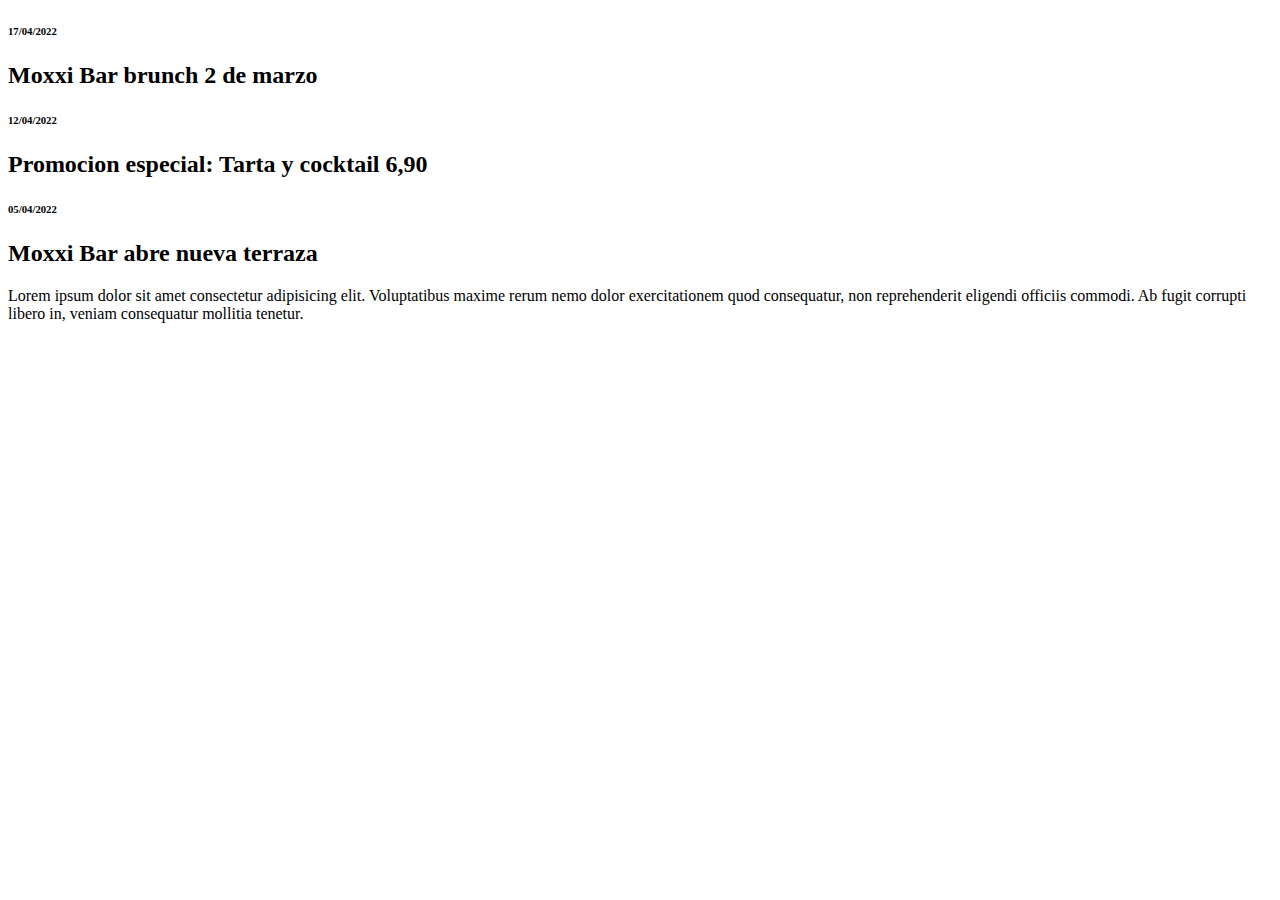
<file: blog.html>
<!DOCTYPE html>
<html lang="en">
    <head>
        <meta charset="UTF-8">
        <meta name="viewport" content="width=device-width, initial-scale=1.0">
        <title>Moxxi Bar || Blog</title>
    </head>
    <body>
        <article>
            <section>
                <h6>17/04/2022</h6>
                <h2>Moxxi Bar brunch 2 de marzo</h2>
            </section>
            <section>
                <!--botones de like-->
            </section>
        </article>
        <article>
            <section>
                <h6>12/04/2022</h6>
                <h2>Promocion especial: Tarta y cocktail 6,90</h2>
            </section>
            <section>
                <!--botones de like-->
            </section>
        </article>
        <article>
            <section>
                <h6>05/04/2022</h6>
                <h2>Moxxi Bar abre nueva terraza</h2>
                <p>Lorem ipsum dolor sit amet consectetur adipisicing elit. Voluptatibus maxime rerum nemo dolor exercitationem quod consequatur, non reprehenderit eligendi officiis commodi. Ab fugit corrupti libero in, veniam consequatur mollitia tenetur.</p>
            </section>
            <section>
                <!--botones de like-->
            </section>
        </article>
        <!--Falta el boton ver todas las entradas-->
    </body>
</html>
</file>
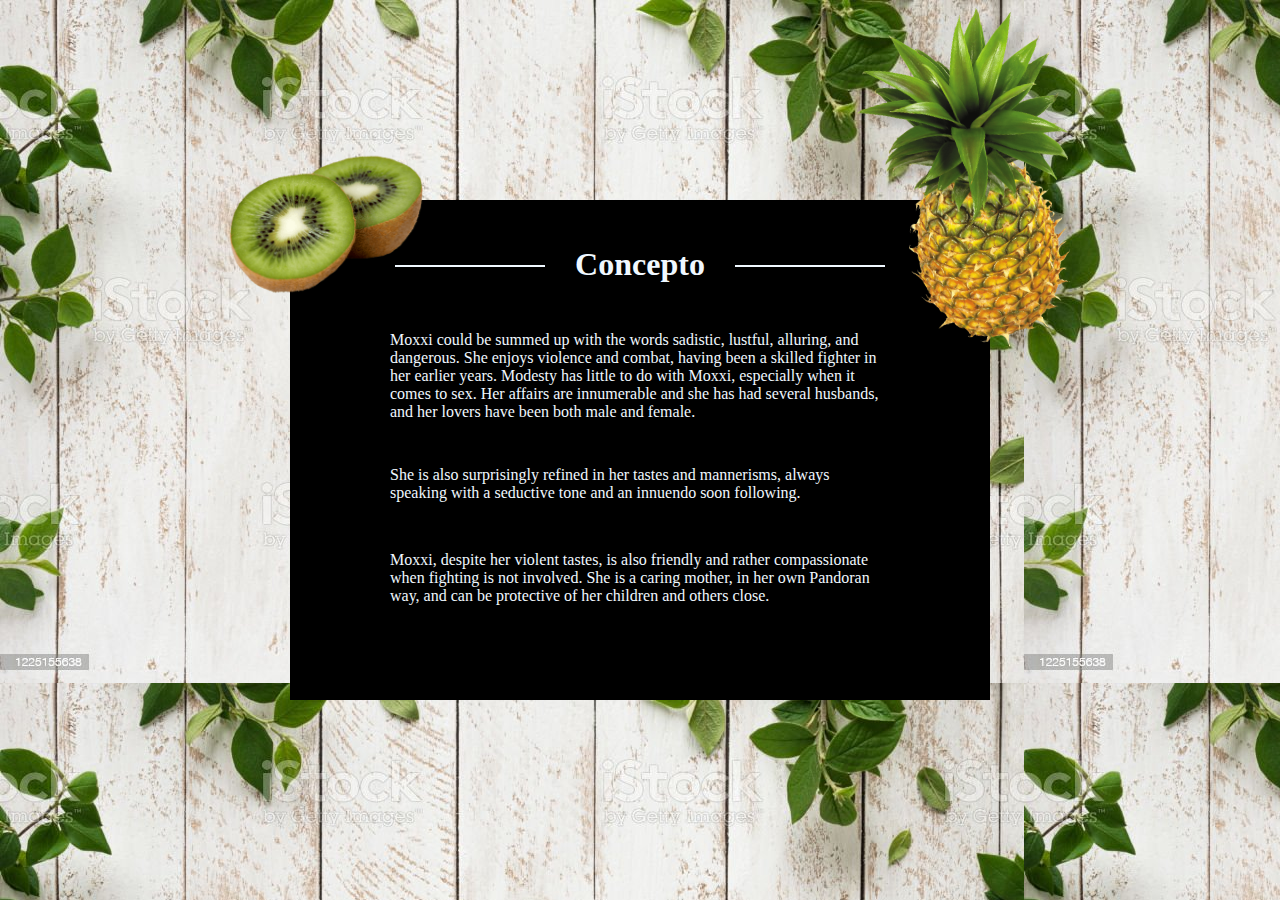
<file: concepto.html>
<!DOCTYPE html>
<html lang="en">
    <head>
        <meta charset="UTF-8">
        <meta name="viewport" content="width=device-width, initial-scale=1.0">
        <link rel="stylesheet" href="./styles/concepto.css" type="text/css"/>
        <title>Moxxi Bar || Concepto</title>
    </head>
    <body>
        <div class="container">
            <img src="./Imgbar/foto-kiwi.png" alt="Kiwi de decoracion" class="kiwi-decoration"/>
            <img src="./Imgbar/transparent-pineapple.png" alt="Piña de decoracion" class="pineapple-decoration"/>
            <div class="decorative-line line-inic"></div>
            <h1>Concepto</h1>
            <p class="first-paragraph">Moxxi could be summed up with the words sadistic, lustful, alluring, and dangerous. She enjoys violence and combat, having been a skilled fighter in her earlier years. Modesty has little to do with Moxxi, especially when it comes to sex. Her affairs are innumerable and she has had several husbands, and her lovers have been both male and female.</p>
            <p class="second-paragraph">She is also surprisingly refined in her tastes and mannerisms, always speaking with a seductive tone and an innuendo soon following.</p>
            <p class="third-paragraph">Moxxi, despite her violent tastes, is also friendly and rather compassionate when fighting is not involved. She is a caring mother, in her own Pandoran way, and can be protective of her children and others close.</p>
            <div class="decorative-line line-end"></div>
        </div>
    </body>
</html>
</file>
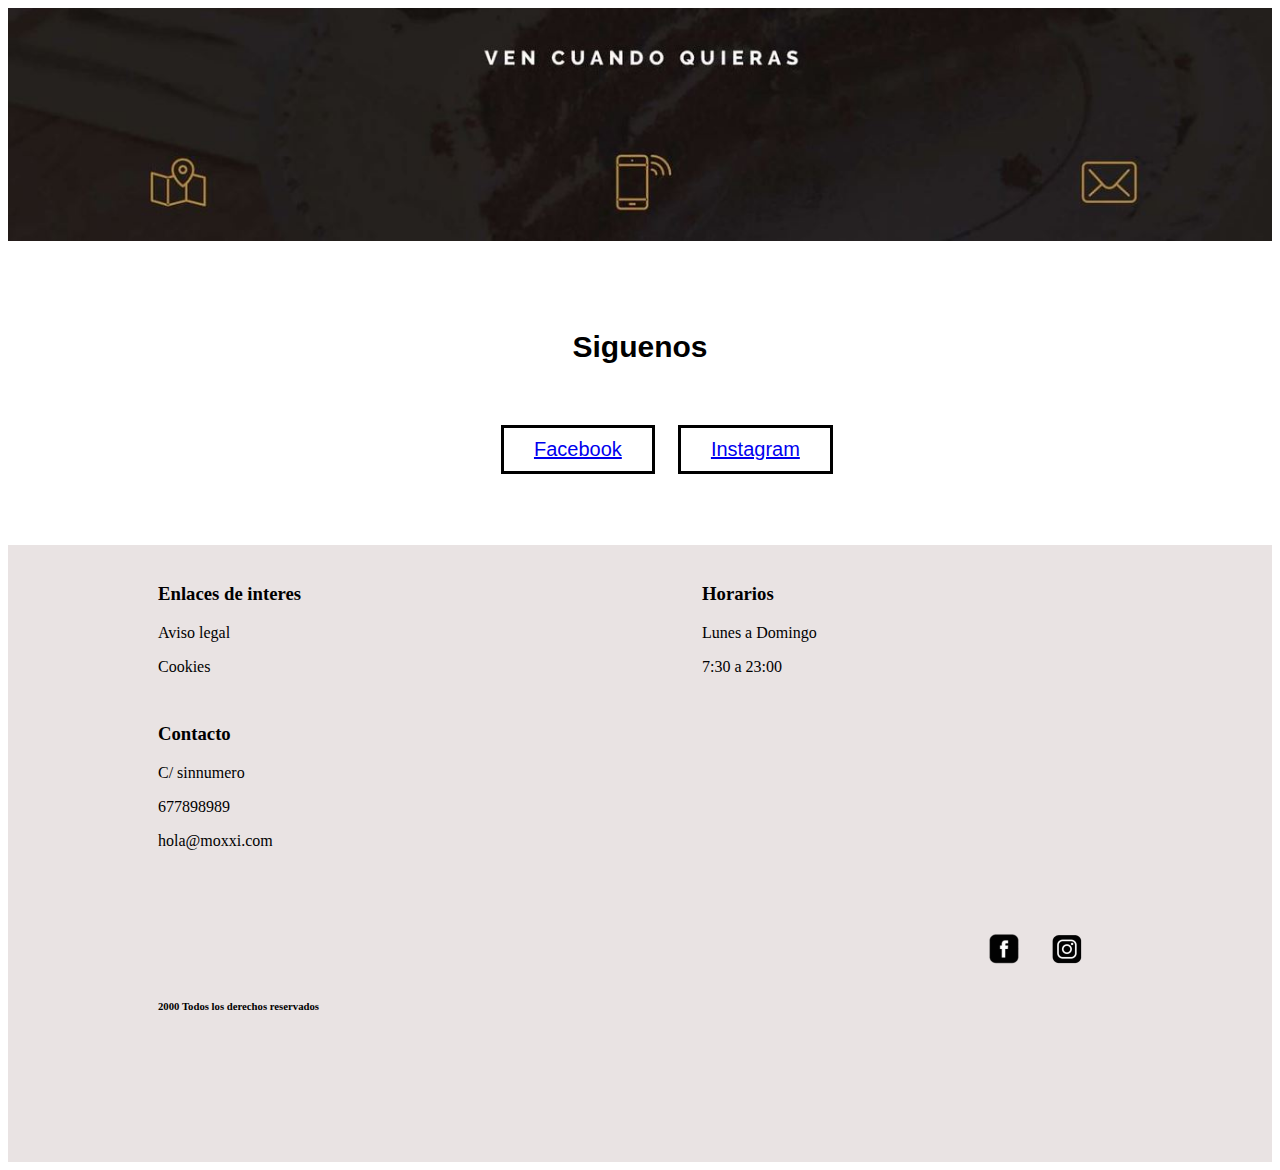
<file: contacto.html>
<!DOCTYPE html>
<html lang="en">
    <head>
        <meta charset="UTF-8">
        <meta name="viewport" content="width=device-width, initial-scale=1.0">
        <link rel="stylesheet" href="./styles/contacto.css" type="text/css">
        <title>Moxxi Bar || Contacto</title>
    </head>
    <body>
        <img src="./Imgbar/foto-footer.JPG" alt="datos contacto" class="img-background"/>
        <div class="rrss-format">
            <h2>Siguenos</h2>
            <a href="https://facebook.com" class="link-facebook">Facebook</a>
            <a href="https://instagram.com" class="link-instagram">Instagram</a>
        </div>
        <div class="disclaimer-format">
            <section>
                <h3>Enlaces de interes</h3>
                <p>Aviso legal</p>
                <p>Cookies</p>
            </section>
            <section>
                <h3>Horarios</h3>
                <p>Lunes a Domingo</p>
                <p>7:30 a 23:00</p>
            </section>
            <section>
                <h3>Contacto</h3>
                <p>C/ sinnumero</p>
                <p>677898989</p>
                <p>hola@moxxi.com</p>
            </section>
            <div>
                <h6>2000 Todos los derechos reservados</h6>     
                <img src="./Imgbar/icono-fb-small.png" alt="Logo de facebook" class="icons-rrss icon-fb"/>
                <img src="./Imgbar/icono-insta-small.png" alt="Logo de instagram" class="icons-rrss icon-insta"/>
            </div>
        </div>  
    </body>
</html>
</file>
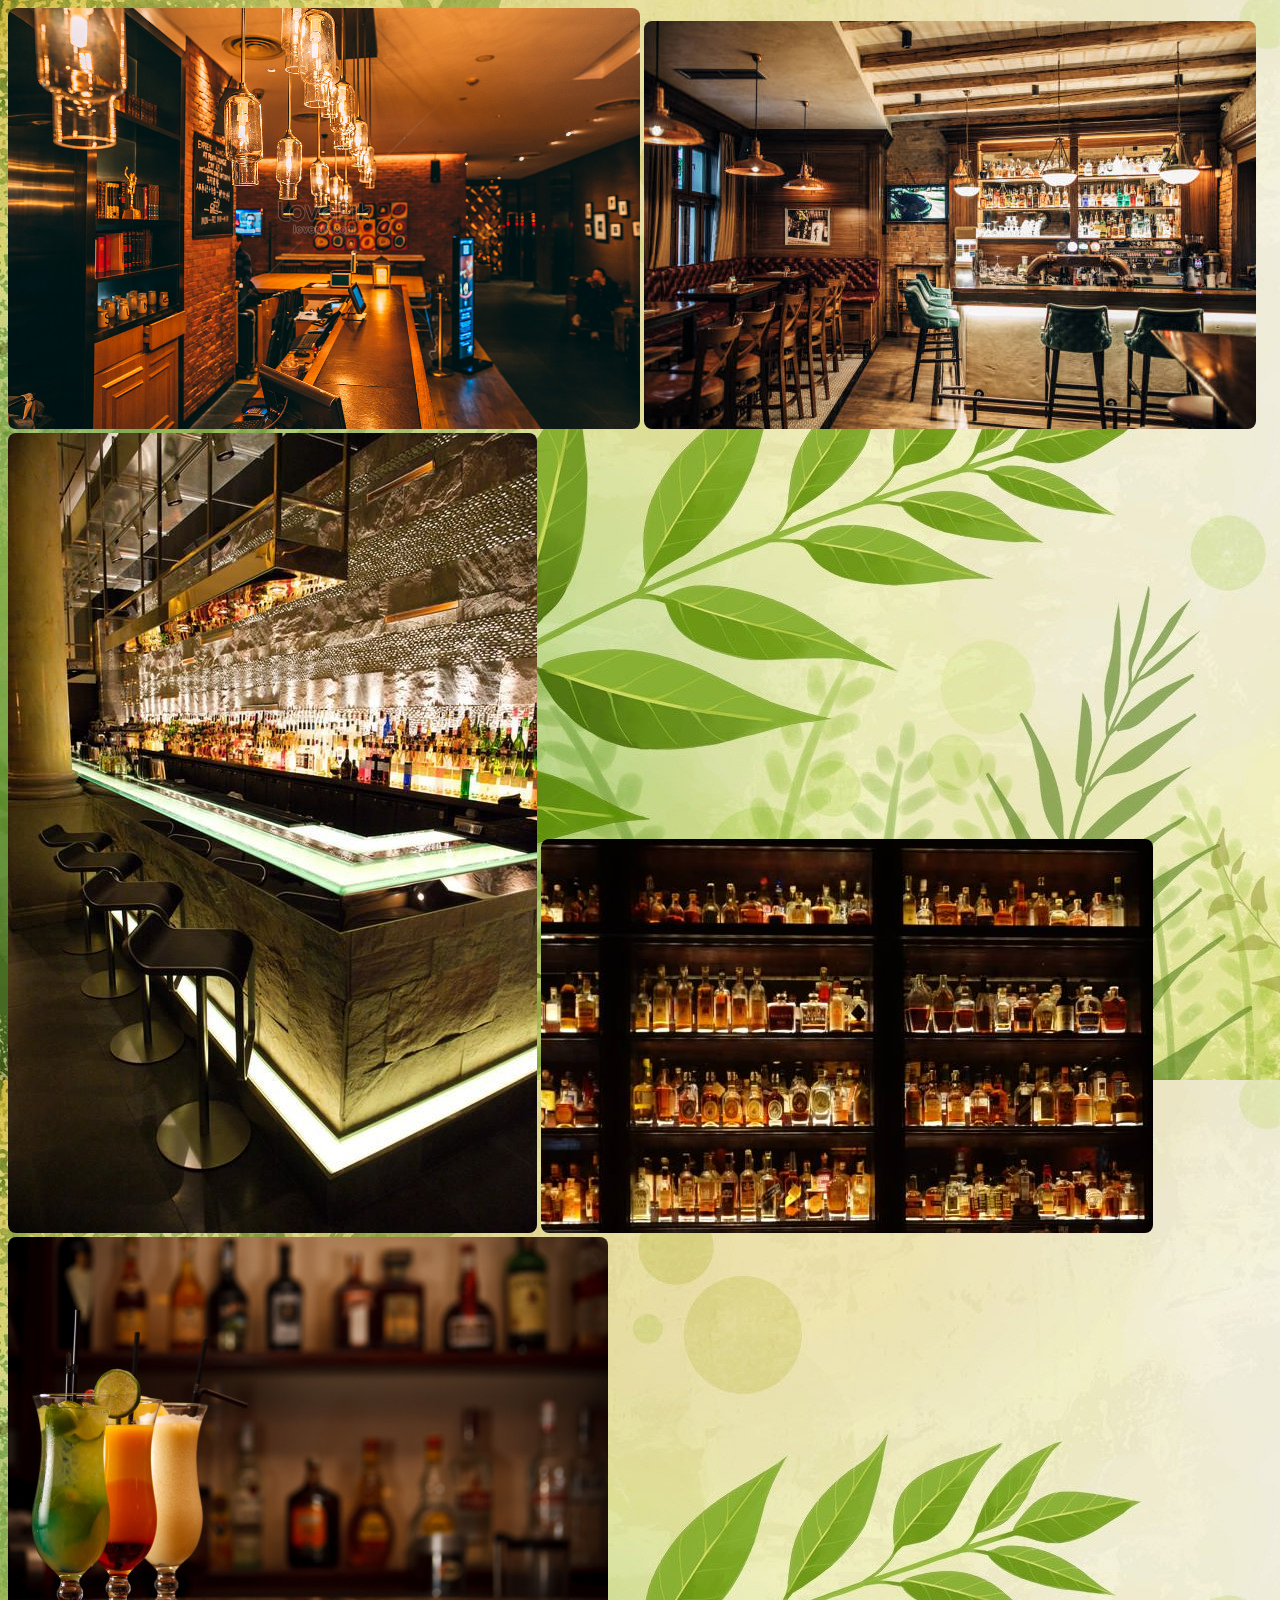
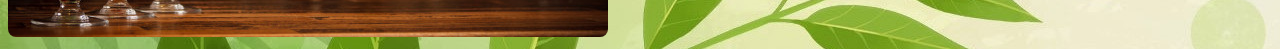
<file: fotos.html>
<!DOCTYPE html>
<html lang="en">
    <head>
        <meta charset="UTF-8">
        <meta name="viewport" content="width=device-width, initial-scale=1.0">
        <link rel="stylesheet" href="./styles/fotos.css" type=""text/css">
        <title>Moxxi Bar || Fotos</title>
    </head>
    <body>
        <img src="./Imgbar/interior1.jpg" alt="Foto interior bar"/>
        <img src="./Imgbar/interior2.jpg" alt="Foto interior bar"/>
        <img src="./Imgbar/interior3.jpg" alt="Foto interior bar"/>
        <img src="./Imgbar/imagen-barra.jpg" al="Foto de la barra del bar"/>
        <img src="./Imgbar/mixed-drinks.jpg" alt="Foto de la barra del bar"/>
    </body>
</html>
</file>
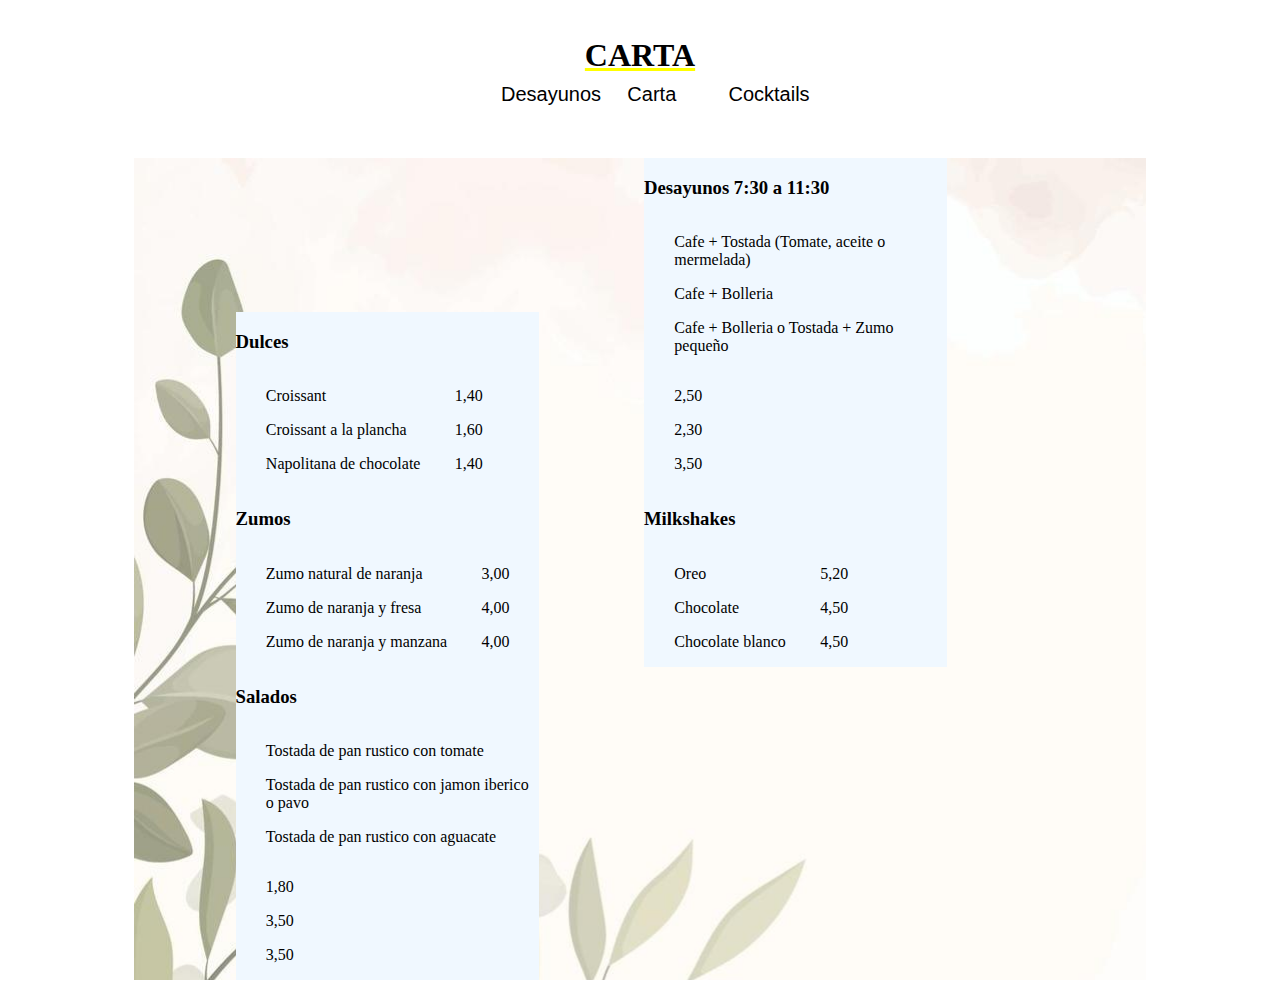
<file: menu.html>
<!DOCTYPE html>
<html lang="en">
  <head>
    <meta charset="UTF-8" />
    <meta name="viewport" content="width=device-width, initial-scale=1.0" />
    <link rel="stylesheet" href="./styles/menu.css" type="text/css" />
    <title>Moxxi Bar || Menu</title>
  </head>

  <body>
    <nav>
      <h1>CARTA</h1>
      <span>Desayunos</span>
      <span>Carta</span>
      <span>Cocktails</span>
    </nav>
    <main>
      <section>
        <h3>Dulces</h3>
        <div>
          <p>Croissant</p>
          <p>Croissant a la plancha</p>
          <p>Napolitana de chocolate</p>
        </div>
        <div>
          <p>1,40</p>
          <p>1,60</p>
          <p>1,40</p>
        </div>
      </section>
      <section>
        <h3>Desayunos 7:30 a 11:30</h3>
        <div>
          <p>Cafe + Tostada (Tomate, aceite o mermelada)</p>
          <p>Cafe + Bolleria</p>
          <p>Cafe + Bolleria o Tostada + Zumo pequeño</p>
        </div>
        <div>
          <p>2,50</p>
          <p>2,30</p>
          <p>3,50</p>
        </div>
      </section>
      <section>
        <h3>Zumos</h3>
        <div>
          <p>Zumo natural de naranja</p>
          <p>Zumo de naranja y fresa</p>
          <p>Zumo de naranja y manzana</p>
        </div>
        <div >
          <p>3,00</p>
          <p>4,00</p>
          <p>4,00</p>
        </div>
      </section>
      <section>
        <h3>Milkshakes</h3>
        <div>
          <p>Oreo</p>
          <p>Chocolate</p>
          <p>Chocolate blanco</p>
        </div>
        <div >
          <p>5,20</p>
          <p>4,50</p>
          <p>4,50</p>
        </div>
      </section>
      <section>
        <h3>Salados</h3>
        <div>
          <p>Tostada de pan rustico con tomate</p>
          <p>Tostada de pan rustico con jamon iberico o pavo</p>
          <p>Tostada de pan rustico con aguacate</p>
        </div>
        <div>
          <p>1,80</p>
          <p>3,50</p>
          <p>3,50</p>
        </div>
      </section>
    </main>
  </body>
</html>
</file>
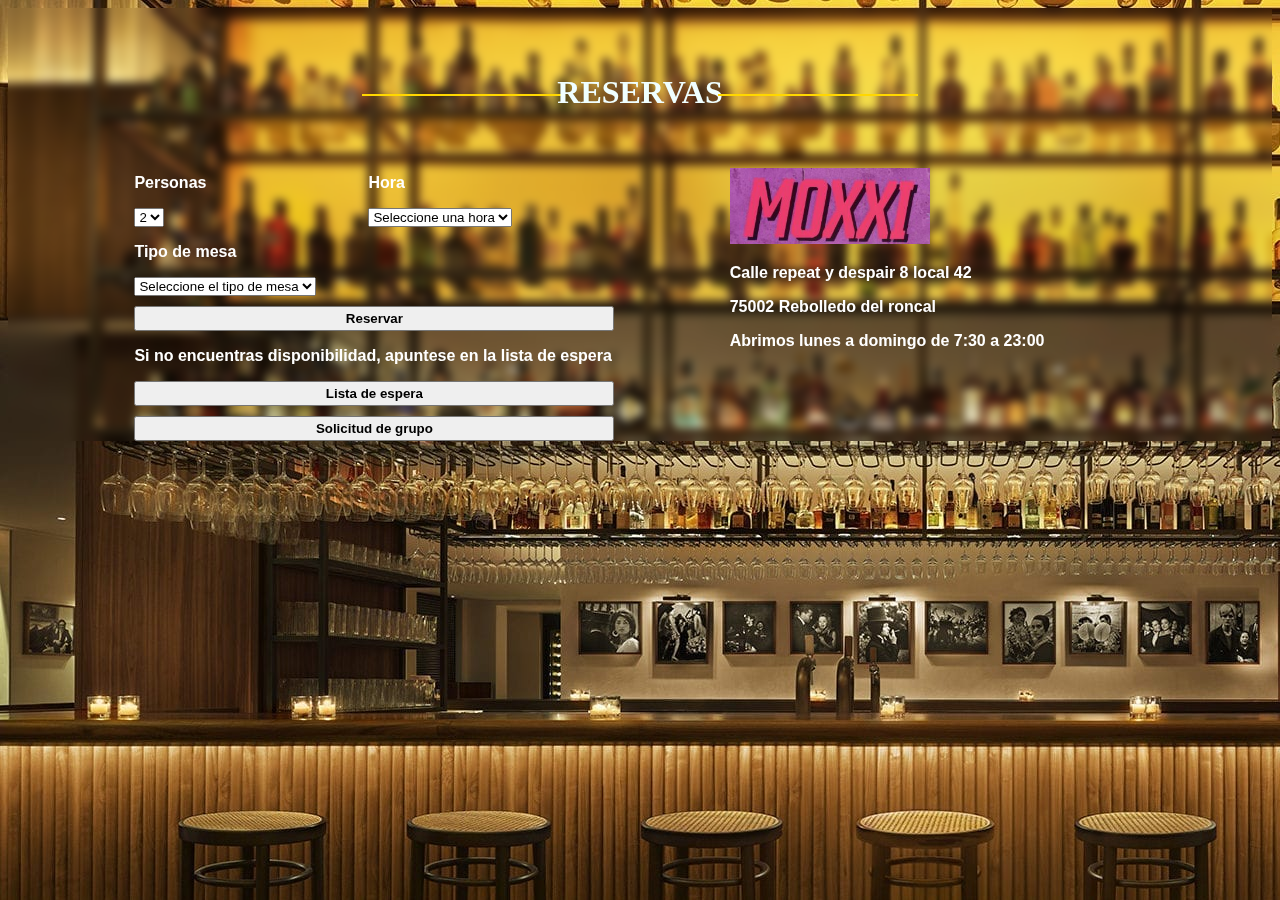
<file: reservas.html>
<!DOCTYPE html>
<html lang="en">

<head>
    <meta charset="UTF-8">
    <meta name="" viewport" content="width=device-width, initial-scaling=1.0">
    <link rel="stylesheet" href="./styles/reservas.css" type="text/css">
    <title>Moxxi Bar || Reservas</title>
</head>

<body>
    <div class="header-format">
        <div class="line-decoration line-decoration-left"></div>
        <h1>RESERVAS</h1>
        <div class="line-decoration line-decoration-right"></div>
    </div>
    <div class="form-format">
        <form action="" method="get">
            <div class="select-persons">
                <label for="num-persons">
                    <h3>Personas</h3>
                    <select name="num-persons">
                        <option value="2" selected>2</option>
                        <option value="3">3</option>
                        <option value="4">4</option>
                        <option value="5">5</option>
                        <option value="6">6</option>
                        <option value="7">7</option>
                        <option value="8">8</option>
                    </select>
                </label>
            </div>
            <div class="select-hour">
                <label for="hora-reserva">
                    <h3>Hora</h3>
                    <select name="hora-reserva" required>
                        <option value disabled selected>Seleccione una hora</option>
                        <option value="turno1">21:00</option>
                        <option value="turno2">21:25</option>
                        <option value="turno3">21:45</option>
                        <option value="turno4">22:00</option>
                        <option value="turno5">22:25</option>
                    </select>
                </label>
            </div>
            <div>
                <label for="tipo-mesa">
                    <h3>Tipo de mesa</h3>
                    <select name="tipo-mesa" required>
                        <option value disabled selected>Seleccione el tipo de mesa</option>
                        <option value="reservado">Reservado</option>
                        <option value="midsala"" >Media sala</option>
                        <option value=" ventana">Ventana</option>
                    </select>
                </label>
            </div>
            <button type="submit" class="format-button">Reservar</button>
        </form>
        <div>
            <h3>Si no encuentras disponibilidad, apuntese en la lista de espera</h3>
            <button type="submit" class="format-button">Lista de espera</button>
            <button type="submit" class="format-button">Solicitud de grupo</button>
        </div>
    </div>
    <aside class="aside-format">
        <img src="./Imgbar/logo-bar.JPG" alt="Logo Moxxi" width="200px" />
        <h3>Calle repeat y despair 8 local 42</h3>
        <h3>75002 Rebolledo del roncal</h3>
        <h3>Abrimos lunes a domingo de 7:30 a 23:00</h3>
    </aside>
</body>

</html>
</file>
<file: styles/concepto.css>
body{
    background-image: url("../Imgbar/Fondo-carta-1024x1024.jpg");
}

h1{
    position:absolute;
    color:aliceblue;
    top:5%;
    left: 50%;
    transform: translateX(-50%);
}

p{
    position:absolute;
    color: aliceblue;
    text-align: left;
    width:500px;
    left:100px;
}

.container{
    position:absolute;
    background-color: black;
    width:700px;
    height:500px;
    top:50%;
    left:50%;
    transform: translate(-50%, -50%);
}

.first-paragraph{
    top:23%;
}

.second-paragraph{
    top:50%;
}

.third-paragraph{
    top:67%;
}

.decorative-line{
    position:absolute;
    width:150px;
    height:2px;
    background-color: aliceblue;
    top:13%;
}

.line-inic{
    left:15%;
}

.line-end{
    right:15%;
}

.kiwi-decoration{
    position:absolute;
    width:30%;
    height:30%;
    top:-10%;
    left:-10%;
}

.pineapple-decoration{
    position:absolute;
    width:45%;
    height:75%;
    top:-42%;
    left:75%;
    transform: rotate(350deg);
}
</file>
<file: styles/contacto.css>
h2 {
    position:absolute;
    top:20%;
    left:50%;
    transform: translateX(-50%);
    font-size:30px;
    font-family: Arial, Helvetica, sans-serif;
}

a{
    position:absolute;
    border: black solid;
    padding:10px 30px;
    font-size: 20px;
    font-family: Verdana, Geneva, Tahoma, sans-serif;
    top:60%;
}

h6{
    display:inline-block;
    margin:150px;
}

.img-background {
    width: 100%;
}


.link-facebook{
    left:39%;
}

.link-instagram{
    left:53%;
}

.rrss-format{
    position:relative;
    width:100%;
    height:300px;
}

.disclaimer-format{
    position: relative;
    background-color: rgb(233, 227, 227);
}

section{
    display: inline-block;
    width: 240px;
    height: 100px;
    margin: 20px 150px;
}

.icons-rrss{
    position: absolute;
    top:63%;
}

.icon-fb{
    right:20%;
}

.icon-insta{
    right:15%;
}
</file>
<file: styles/fotos.css>
body{
    background-image: url("../Imgbar/fondo-bar.jpg");
}

img{
    border-radius: 8px;
    border-color: darkgreen;
    max-width: 50%;
    
}
</file>
<file: styles/menu.css>
nav{
    position: relative;
    width: 100%;
    height: 150px;
}

h1{
    position: absolute;
    top:5%;
    left:50%;
    transform: translateX(-50%);
    text-decoration: underline yellow;
}

span{
    position: absolute;
    top: 50%;
    font-size:20px;
    font-family:'Franklin Gothic Medium', 'Arial Narrow', Arial, sans-serif;
}

nav span:first-of-type{
    left: 39%;
}

nav span:nth-of-type(2){
    left: 49%;
}

nav span:last-of-type{
    left: 57%;
}

main{
    position: relative;
    background-image: url("../Imgbar/fondo-carta.jpg");
    width:80%;
    left:10%;
}

section{
    display: inline-block;
    background-color: aliceblue;
    margin-left:10%;
    width:30%;
    
}

div{
    display: inline-block;
    margin-left:10%;
}

.price-position{
    margin-left:60%;
}
</file>
<file: styles/reservas.css>
body{
    background-image: url("../Imgbar/fondo-reserva.jpg");
    backdrop-filter: blur(5px);
}


h3{
    font-size: 16px;
    font-family: Arial, Helvetica, sans-serif;
    color: white;
}

.header-format{
    position: relative;
    width:100%;
    height: 150px;
}

h1{
    position: absolute;
    color: azure;
    display: inline-block;
    left: 50%;
    top:30%;
    transform: translateX(-50%);
}

.line-decoration{
    position:absolute;
    width:200px;
    height:2px;
    display: inline-block;
    background-color: gold;
    top:57%;
}

.line-decoration-left{
    left:28%;
}

.line-decoration-right{
    right:28%;
}

.form-format{
    position: relative;
    margin-left:10%;
    color:white;
    width:480px;
}

.select-hour, .select-persons{
    display: inline-block;
    width:230px;
}

.format-button{
    display: block;
    margin-top:10px;
    width:100%;
    height:25px;
    text-align: center;
    font-weight: bolder;
}

.aside-format{
    position: absolute;
    right:18%;
    top:37%;
}
</file>
